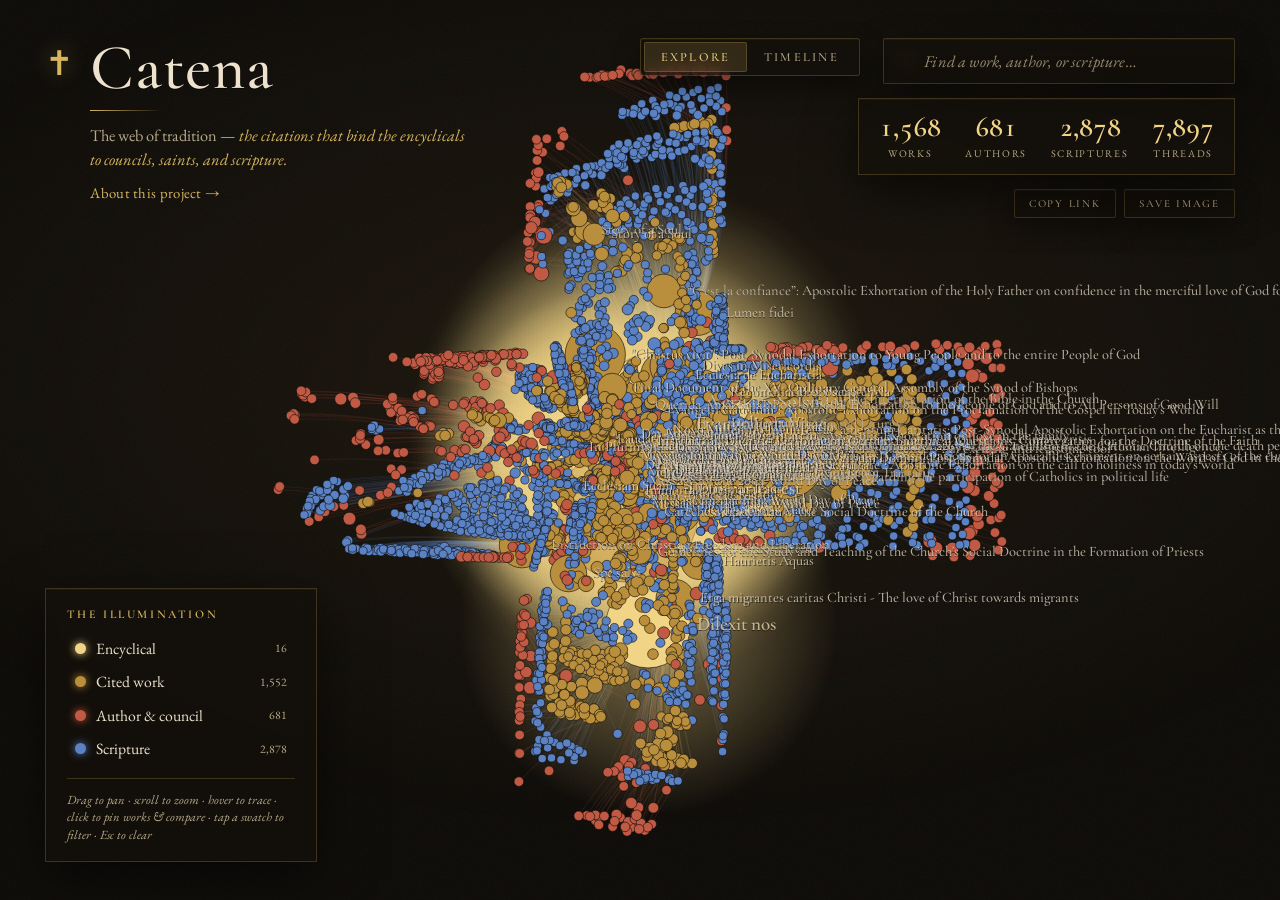
<file: site/index.html>
<!DOCTYPE html>
<html lang="en">
<head>
  <meta charset="UTF-8" />
  <meta name="viewport" content="width=device-width, initial-scale=1.0" />
  <title>Catena — The Web of Tradition</title>
  <meta name="description" content="A visualization of the connected net of citations within the papal encyclicals — the councils, saints, and scripture they draw upon." />

  <!-- social cards — og:image must be an absolute URL; point it at the
       production domain once the Cloudflare deploy lands -->
  <meta property="og:title" content="Catena — The Web of Tradition" />
  <meta property="og:description" content="An interactive constellation of the citations that bind the papal encyclicals to councils, saints, and scripture." />
  <meta property="og:type" content="website" />
  <meta property="og:image" content="https://raw.githubusercontent.com/jkeuhlen/catena/master/docs/preview.png" />
  <meta name="twitter:card" content="summary_large_image" />
  <meta name="twitter:title" content="Catena — The Web of Tradition" />
  <meta name="twitter:description" content="An interactive constellation of the citations that bind the papal encyclicals to councils, saints, and scripture." />
  <meta name="twitter:image" content="https://raw.githubusercontent.com/jkeuhlen/catena/master/docs/preview.png" />

  <link rel="preconnect" href="https://fonts.googleapis.com" />
  <link rel="preconnect" href="https://fonts.gstatic.com" crossorigin />
  <link href="https://fonts.googleapis.com/css2?family=Cormorant+Garamond:ital,wght@0,400;0,500;0,600;1,400;1,500&family=EB+Garamond:ital,wght@0,400;0,500;1,400&display=swap" rel="stylesheet" />
  <link rel="stylesheet" href="styles.css" />
</head>
<body>
  <!-- atmospheric layers -->
  <div class="vignette" aria-hidden="true"></div>
  <div class="grain" aria-hidden="true"></div>

  <canvas id="graph"></canvas>

  <!-- masthead -->
  <header class="masthead">
    <div class="mark" aria-hidden="true">✝</div>
    <div class="titles">
      <h1>Catena</h1>
      <p class="tagline">The web of tradition — <em>the citations that bind the encyclicals to councils, saints, and scripture.</em></p>
      <a class="masthead__about" href="about.html">About this project →</a>
    </div>
  </header>

  <!-- top-right rail: search + corpus stats -->
  <div class="rail">
    <div class="search" role="search">
      <svg class="search__icon" viewBox="0 0 24 24" aria-hidden="true">
        <circle cx="10.5" cy="10.5" r="6.5" fill="none" stroke="currentColor" stroke-width="1.6"/>
        <line x1="15.5" y1="15.5" x2="21" y2="21" stroke="currentColor" stroke-width="1.6" stroke-linecap="round"/>
      </svg>
      <input id="search-input" type="text" autocomplete="off" spellcheck="false"
             placeholder="Find a work, author, or scripture…" aria-label="Search the corpus"
             role="combobox" aria-expanded="false" aria-controls="search-results" />
      <button class="search__clear" id="search-clear" aria-label="Clear search" hidden>×</button>
      <ul class="search__results" id="search-results" role="listbox" hidden></ul>
    </div>
    <aside class="stats" id="stats" aria-label="Corpus statistics"></aside>
    <div class="share" aria-label="Share this view">
      <button class="share__btn" id="share-link" title="Copy a link that restores this exact view, selection, and zoom">Copy link</button>
      <button class="share__btn" id="share-image" title="Download this view as an image">Save image</button>
    </div>
  </div>

  <!-- view switcher (top-center) -->
  <nav class="viewswitch" aria-label="View">
    <button class="viewswitch__btn" data-view="explore" aria-pressed="true" title="Free constellation (1)">Explore</button>
    <button class="viewswitch__btn" data-view="timeline" aria-pressed="false" title="Chronological axis (2)">Timeline</button>
  </nav>

  <!-- selection bar (multi-select chips + connection summary) -->
  <div class="selection" id="selection" aria-label="Selected nodes" hidden></div>

  <!-- legend -->
  <aside class="legend" aria-label="Legend and filters">
    <h2>The Illumination</h2>
    <ul class="legend__list">
      <li><button class="legend__item" data-cat="source" aria-pressed="false" title="Show only the encyclicals in the corpus">
        <span class="swatch swatch--source"></span>
        <span class="legend__label">Encyclical</span>
        <span class="legend__count"></span></button></li>
      <li><button class="legend__item" data-cat="document" aria-pressed="false" title="Show only cited works">
        <span class="swatch swatch--document"></span>
        <span class="legend__label">Cited work</span>
        <span class="legend__count"></span></button></li>
      <li><button class="legend__item" data-cat="author" aria-pressed="false" title="Show only authors &amp; councils">
        <span class="swatch swatch--author"></span>
        <span class="legend__label">Author &amp; council</span>
        <span class="legend__count"></span></button></li>
      <li><button class="legend__item" data-cat="scripture" aria-pressed="false" title="Show only scripture">
        <span class="swatch swatch--scripture"></span>
        <span class="legend__label">Scripture</span>
        <span class="legend__count"></span></button></li>
    </ul>
    <p class="hint">Drag to pan · scroll to zoom · hover to trace · click to pin works &amp; compare · tap a swatch to filter · Esc to clear</p>
  </aside>

  <!-- detail panel -->
  <section class="detail" id="detail" aria-live="polite" hidden>
    <button class="detail__close" id="detail-close" aria-label="Close">×</button>
    <div class="detail__kind" id="detail-kind"></div>
    <h3 class="detail__title" id="detail-title"></h3>
    <p class="detail__subtitle" id="detail-subtitle" hidden></p>
    <dl class="detail__meta" id="detail-meta"></dl>
    <div class="detail__connections" id="detail-connections" role="group" aria-label="Connections — click to highlight"></div>
    <div class="detail__links" id="detail-links">
      <a class="detail__link" id="detail-link" target="_blank" rel="noopener" hidden>Read at the Vatican ↗</a>
    </div>
  </section>

  <div class="loading" id="loading"><span>Illuminating the manuscript…</span></div>

  <script src="app.js" type="module"></script>
</body>
</html>
</file>
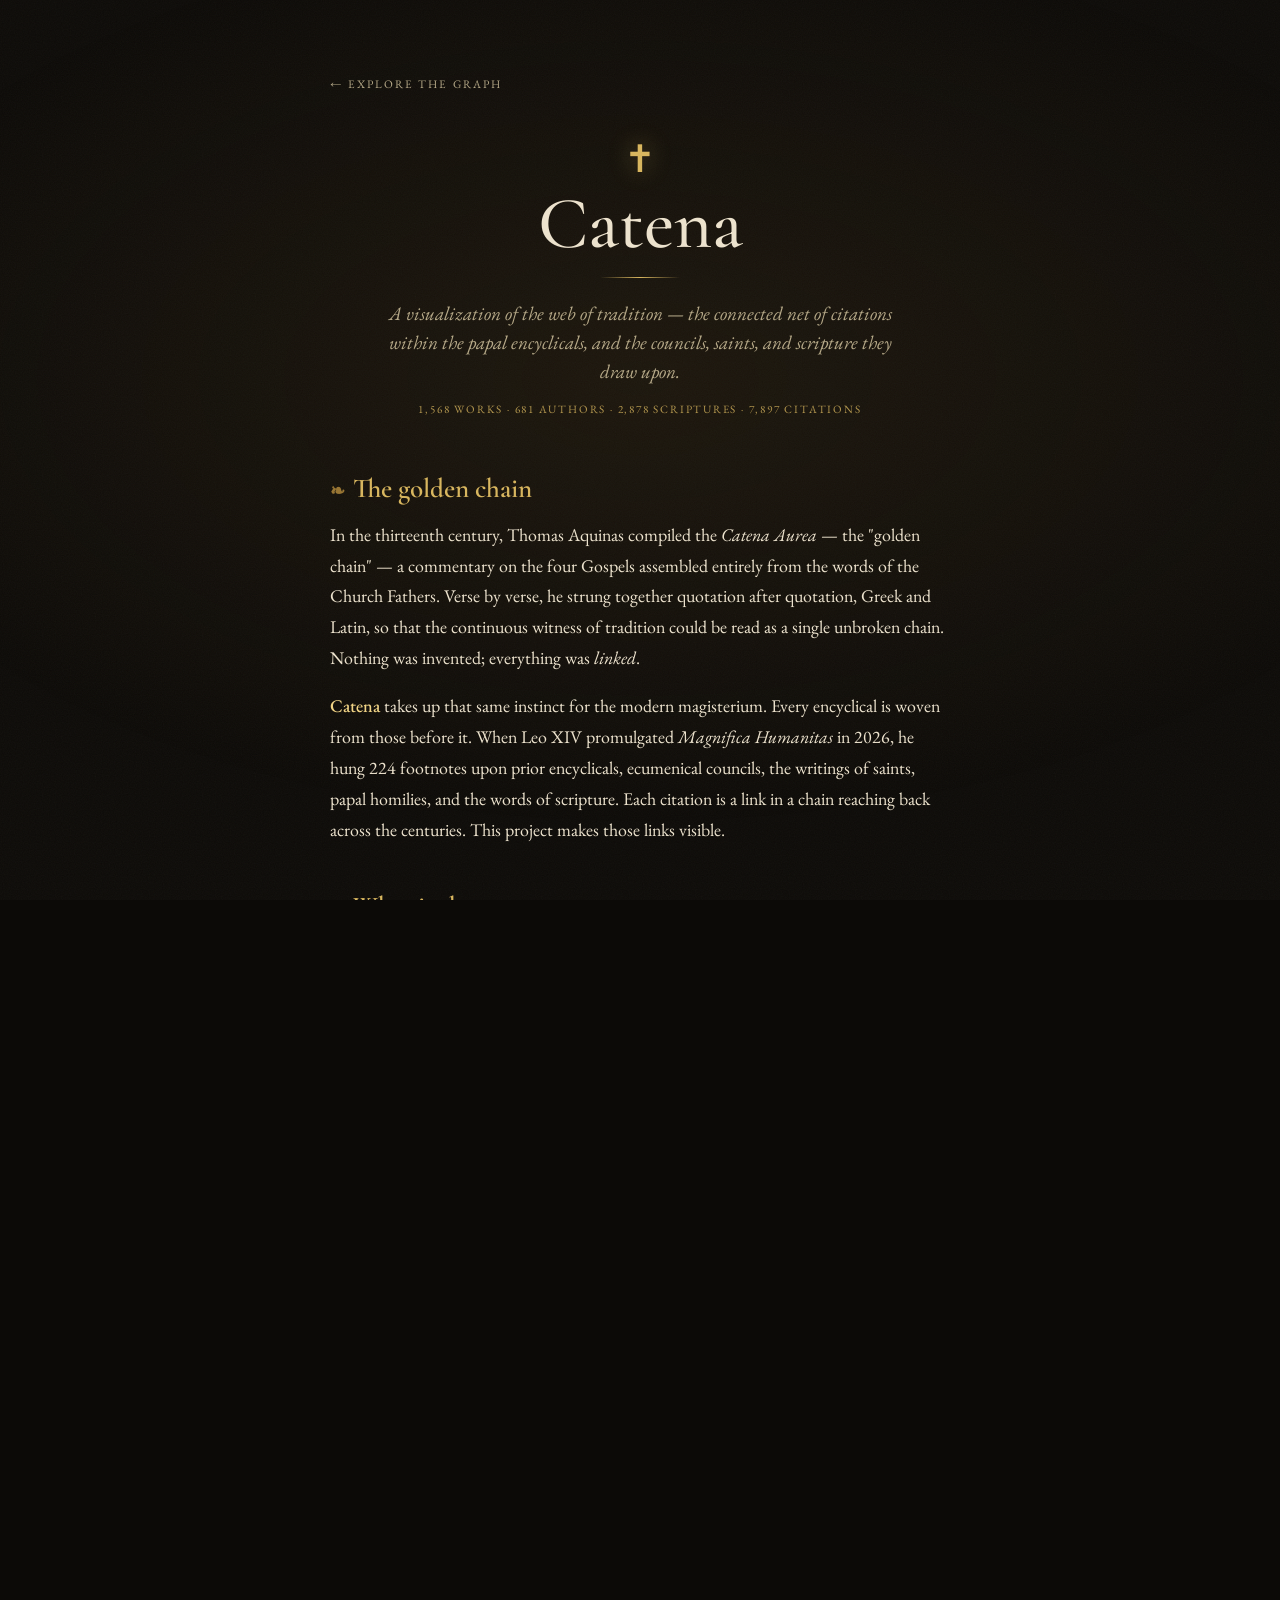
<file: site/about.html>
<!DOCTYPE html>
<html lang="en">
<head>
  <meta charset="UTF-8" />
  <meta name="viewport" content="width=device-width, initial-scale=1.0" />
  <title>About — Catena</title>
  <meta name="description" content="Catena visualizes the chain of citations binding the papal encyclicals to the councils, saints, and scripture they draw upon — a modern Catena Aurea for the magisterium." />

  <link rel="preconnect" href="https://fonts.googleapis.com" />
  <link rel="preconnect" href="https://fonts.gstatic.com" crossorigin />
  <link href="https://fonts.googleapis.com/css2?family=Cormorant+Garamond:ital,wght@0,400;0,500;0,600;1,400;1,500&family=EB+Garamond:ital,wght@0,400;0,500;1,400&display=swap" rel="stylesheet" />
  <link rel="stylesheet" href="styles.css" />
</head>
<body class="reading">
  <div class="vignette" aria-hidden="true"></div>
  <div class="grain" aria-hidden="true"></div>

  <main class="page">
    <a class="page__back" href="index.html">← Explore the graph</a>

    <header class="page__head">
      <div class="mark" aria-hidden="true">✝</div>
      <h1>Catena</h1>
      <p class="page__lede">A visualization of the web of tradition — the connected net of
      citations within the papal encyclicals, and the councils, saints, and scripture
      they draw upon.</p>
      <p class="page__counts" id="corpus-counts"></p>
    </header>

    <section class="prose">
      <h2>The golden chain</h2>
      <p>
        In the thirteenth century, Thomas Aquinas compiled the <em>Catena Aurea</em> — the
        "golden chain" — a commentary on the four Gospels assembled entirely from the words
        of the Church Fathers. Verse by verse, he strung together quotation after quotation,
        Greek and Latin, so that the continuous witness of tradition could be read as a single
        unbroken chain. Nothing was invented; everything was <em>linked</em>.
      </p>
      <p>
        <strong>Catena</strong> takes up that same instinct for the modern magisterium. Every
        encyclical is woven from those before it. When Leo XIV promulgated <em>Magnifica
        Humanitas</em> in 2026, he hung 224 footnotes upon prior encyclicals, ecumenical
        councils, the writings of saints, papal homilies, and the words of scripture. Each
        citation is a link in a chain reaching back across the centuries. This project makes
        those links visible.
      </p>

      <h2>What it shows</h2>
      <p>
        The goal is to catalog and render the interconnectedness of the Catholic intellectual
        tradition — to let you <em>see</em> the conversation a document is having with its
        forebears. Catena reads each source text, extracts every reference, resolves them to
        the works and authors they name, and draws the result as a single living constellation:
        documents and the citations that bind them, the people and councils who wrote them, and
        the scripture they return to again and again.
      </p>

      <h2>How to read the constellation</h2>
      <p>Each point of light is one of three things:</p>
      <ul class="prose__legend">
        <li><span class="swatch swatch--document"></span>
          <span><strong>Works</strong> — encyclicals, council documents, exhortations, and the
          writings of the saints. The largest, brightest one is the encyclical in view; a work's
          size grows with how often it is cited.</span></li>
        <li><span class="swatch swatch--author"></span>
          <span><strong>Authors &amp; councils</strong> — the popes, saints, ecumenical councils,
          and dicasteries who stand behind those works.</span></li>
        <li><span class="swatch swatch--scripture"></span>
          <span><strong>Scripture</strong> — the biblical passages the tradition cites, the
          oldest links in the chain.</span></li>
      </ul>
      <p>
        A thread between two points is a citation. Where the <em>Catena Aurea</em> presents its
        chain as a column of linked quotations, Catena presents it as a graph: hover any node to
        trace its connections, and <strong>click to pin</strong> a node. Pin two or more and the
        graph reveals the works that <em>bridge</em> them — for instance, selecting an encyclical
        and a Church Father surfaces precisely the writings of that Father the encyclical leans
        on. The detail panel always describes whatever you last clicked, and the search box (or
        the <kbd>/</kbd> key) will find and fly to any work, author, or passage.
      </p>

      <h2>Sources &amp; method</h2>
      <p>
        Primary texts are drawn from <a href="https://www.vatican.va/" target="_blank" rel="noopener">vatican.va</a>,
        with <a href="https://www.papalencyclicals.net/" target="_blank" rel="noopener">papalencyclicals.net</a>
        as an archival fallback for older documents. A small pipeline fetches each text (politely,
        and cached), parses its footnotes into structured citations, and collapses every language
        edition and surface spelling of a work onto a single identity, so the same document is one
        link in the chain no matter how it is named. Catena is a reverent index, not a substitute:
        every node links back to the original text.
      </p>

      <h2>What comes next</h2>
      <p>
        Today the graph centers on a single encyclical and the works it cites. The chain grows in
        every direction: parsing the works <em>those</em> documents cite in turn, until the
        constellation spans the whole multi-generational tradition; an adapter for the older texts;
        and tools to trace a single idea's lineage across the centuries.
      </p>

      <p class="prose__close"><a href="index.html">← Return to the graph</a></p>
    </section>
  </main>

  <script>
    // mirror live corpus counts into the lede if the graph data is present
    fetch("data/graph.json").then((r) => r.json()).then((g) => {
      const m = g.meta || {};
      const el = document.getElementById("corpus-counts");
      if (el && m.documents) {
        el.textContent = `${m.documents.toLocaleString()} works · ${m.authors.toLocaleString()} authors · ${m.scripture.toLocaleString()} scriptures · ${m.edges.toLocaleString()} citations`;
      }
    }).catch(() => {});
  </script>
</body>
</html>
</file>
<file: site/styles.css>
/* ============================================================
   Catena — illuminated manuscript meets data observatory
   ============================================================ */

:root {
  /* aged-ink ground */
  --ink:        #0c0a07;
  --ink-2:      #14110b;
  --ink-panel:  rgba(20, 16, 10, 0.72);

  /* manuscript pigments */
  --gold:       #d8b65f;   /* leaf / illumination       */
  --gold-bright:#f1d486;   /* source encyclicals         */
  --ochre:      #b98f3e;   /* cited works                */
  --oxblood:    #c05a44;   /* authors, councils          */
  --lapis:      #5a82c4;   /* scripture                  */

  /* parchment inks */
  --parchment:  #ece2cd;
  --parchment-dim: #b6a988;
  --rule:       rgba(216, 182, 95, 0.22);

  --serif-display: "Cormorant Garamond", Georgia, serif;
  --serif-body:    "EB Garamond", Georgia, serif;
}

* { box-sizing: border-box; }

html, body {
  margin: 0;
  height: 100%;
  background: var(--ink);
  color: var(--parchment);
  font-family: var(--serif-body);
  overflow: hidden;
  -webkit-font-smoothing: antialiased;
}

/* ---- atmosphere -------------------------------------------------- */
.vignette {
  position: fixed; inset: 0; z-index: 0; pointer-events: none;
  background:
    radial-gradient(120% 90% at 50% 42%, rgba(58, 44, 22, 0.35) 0%, rgba(12, 10, 7, 0) 55%),
    radial-gradient(140% 120% at 50% 50%, rgba(12, 10, 7, 0) 58%, rgba(5, 4, 2, 0.85) 100%);
}
.grain {
  position: fixed; inset: 0; z-index: 1; pointer-events: none;
  opacity: 0.045; mix-blend-mode: screen;
  background-image: url("data:image/svg+xml,%3Csvg xmlns='http://www.w3.org/2000/svg' width='160' height='160'%3E%3Cfilter id='n'%3E%3CfeTurbulence type='fractalNoise' baseFrequency='0.85' numOctaves='2' stitchTiles='stitch'/%3E%3C/filter%3E%3Crect width='100%25' height='100%25' filter='url(%23n)'/%3E%3C/svg%3E");
}

/* ---- canvas ------------------------------------------------------ */
#graph {
  position: fixed; inset: 0; z-index: 2;
  display: block; width: 100vw; height: 100vh;
  cursor: grab;
  touch-action: none;  /* we handle pan/pinch ourselves; suppress native gestures */
}
#graph.dragging { cursor: grabbing; }
#graph.pointing { cursor: pointer; }

/* ---- masthead ---------------------------------------------------- */
.masthead {
  position: fixed; z-index: 5; top: 2.4rem; left: 2.8rem;
  display: flex; gap: 1.1rem; align-items: flex-start;
  max-width: 30rem; pointer-events: none;
  animation: rise 1.4s cubic-bezier(.2,.7,.2,1) both;
}
.mark {
  font-size: 2.1rem; line-height: 1; color: var(--gold);
  text-shadow: 0 0 22px rgba(216, 182, 95, 0.45);
  margin-top: 0.55rem;
}
.titles h1 {
  margin: 0; font-family: var(--serif-display); font-weight: 500;
  font-size: clamp(2.6rem, 5vw, 4rem); letter-spacing: 0.01em; line-height: 0.95;
  color: var(--parchment);
  text-shadow: 0 1px 0 rgba(0,0,0,0.6);
}
.titles h1::after {
  content: ""; display: block; width: 4.5rem; height: 1px; margin: 0.7rem 0 0;
  background: linear-gradient(90deg, var(--gold), transparent);
}
.tagline {
  margin: 0.8rem 0 0; max-width: 24rem;
  font-size: 1.02rem; line-height: 1.45; color: var(--parchment-dim);
}
.tagline em { color: var(--gold); font-style: italic; }
.masthead__about {
  display: inline-block; margin-top: 0.7rem; pointer-events: auto;
  font-size: 0.92rem; letter-spacing: 0.02em; color: var(--gold);
  text-decoration: none; border-bottom: 1px solid transparent; transition: border-color 0.2s;
}
.masthead__about:hover { border-bottom-color: var(--gold); }

/* ============================================================
   Reading pages (About) — a centered manuscript column
   ============================================================ */
body.reading { overflow: auto; }
.page {
  position: relative; z-index: 2;
  max-width: 42rem; margin: 0 auto; padding: 4.5rem 1.6rem 6rem;
}
.page__back {
  display: inline-block; margin-bottom: 3rem;
  font-size: 0.72rem; letter-spacing: 0.18em; text-transform: uppercase;
  color: var(--parchment-dim); text-decoration: none; transition: color 0.2s;
}
.page__back:hover { color: var(--gold); }
.page__head { text-align: center; margin-bottom: 3.5rem; }
.page__head .mark {
  font-size: 2.4rem; color: var(--gold); margin: 0 0 0.6rem;
  text-shadow: 0 0 24px rgba(216, 182, 95, 0.45);
}
.page__head h1 {
  margin: 0; font-family: var(--serif-display); font-weight: 500;
  font-size: clamp(3rem, 7vw, 4.6rem); line-height: 1; color: var(--parchment);
}
.page__head h1::after {
  content: ""; display: block; width: 5rem; height: 1px; margin: 1rem auto 0;
  background: linear-gradient(90deg, transparent, var(--gold), transparent);
}
.page__lede {
  margin: 1.4rem auto 0; max-width: 32rem;
  font-size: 1.2rem; line-height: 1.5; font-style: italic; color: var(--parchment-dim);
}
.page__counts {
  margin: 1rem 0 0; font-size: 0.7rem; letter-spacing: 0.16em; text-transform: uppercase;
  color: var(--gold); opacity: 0.8;
}

.prose h2 {
  margin: 2.8rem 0 0.9rem; font-family: var(--serif-display); font-weight: 600;
  font-size: 1.7rem; color: var(--gold);
}
.prose h2::before {
  content: "❧"; margin-right: 0.5rem; color: var(--ochre); font-size: 1.1rem; opacity: 0.8;
}
.prose p {
  margin: 0 0 1.1rem; font-size: 1.12rem; line-height: 1.72; color: var(--parchment);
}
.prose strong { color: var(--gold-bright); font-weight: 500; }
.prose em { color: var(--parchment); font-style: italic; }
.prose a { color: var(--gold); text-decoration: none; border-bottom: 1px solid var(--rule); }
.prose a:hover { border-bottom-color: var(--gold); }
.prose kbd {
  font-family: var(--serif-body); font-size: 0.9em; padding: 0.05em 0.4em;
  border: 1px solid var(--rule); border-radius: 3px; color: var(--gold);
}
.prose__legend { list-style: none; margin: 0 0 1.4rem; padding: 0; }
.prose__legend li {
  display: flex; gap: 0.8rem; align-items: flex-start; margin: 0.7rem 0;
  font-size: 1.08rem; line-height: 1.6; color: var(--parchment);
}
.prose__legend .swatch { margin-top: 0.5rem; }
.prose__close {
  margin-top: 3rem !important; padding-top: 1.6rem; border-top: 1px solid var(--rule);
  text-align: center; font-size: 1.05rem;
}

/* ---- shared panel chrome ---------------------------------------- */
.stats, .legend, .detail, .selection {
  position: fixed; z-index: 5;
  background: var(--ink-panel);
  border: 1px solid var(--rule);
  backdrop-filter: blur(7px);
  box-shadow: 0 18px 50px rgba(0,0,0,0.55), inset 0 1px 0 rgba(255,240,200,0.04);
}

/* ---- top-right rail (search + stats) ---------------------------- */
.rail {
  position: fixed; z-index: 6; top: 2.4rem; right: 2.8rem;
  display: flex; flex-direction: column; align-items: flex-end;
  gap: 0.9rem;
  animation: rise 1.4s 0.15s cubic-bezier(.2,.7,.2,1) both;
}

/* ---- search ------------------------------------------------------ */
.search { position: relative; width: 22rem; max-width: 86vw; }
.search__icon {
  position: absolute; left: 0.9rem; top: 50%; transform: translateY(-50%);
  width: 1.05rem; height: 1.05rem; color: var(--gold); opacity: 0.7;
  pointer-events: none;
}
#search-input {
  width: 100%; padding: 0.7rem 2.2rem 0.7rem 2.5rem;
  background: var(--ink-panel); color: var(--parchment);
  border: 1px solid var(--rule); border-radius: 2px;
  backdrop-filter: blur(7px);
  box-shadow: 0 12px 34px rgba(0,0,0,0.45), inset 0 1px 0 rgba(255,240,200,0.04);
  font-family: var(--serif-body); font-size: 1.02rem; letter-spacing: 0.01em;
  transition: border-color 0.25s, box-shadow 0.25s;
}
#search-input::placeholder { color: var(--parchment-dim); font-style: italic; opacity: 0.8; }
#search-input:focus {
  outline: none; border-color: rgba(216,182,95,0.6);
  box-shadow: 0 12px 34px rgba(0,0,0,0.5), 0 0 0 1px rgba(216,182,95,0.25),
              inset 0 1px 0 rgba(255,240,200,0.06);
}
.search__clear {
  position: absolute; right: 0.55rem; top: 50%; transform: translateY(-50%);
  background: none; border: none; color: var(--parchment-dim);
  font-size: 1.25rem; line-height: 1; cursor: pointer; padding: 0.2rem; transition: color 0.2s;
}
.search__clear:hover { color: var(--gold); }

.search__results {
  position: absolute; top: calc(100% + 0.45rem); left: 0; right: 0; z-index: 7;
  list-style: none; margin: 0; padding: 0.35rem;
  max-height: 21rem; overflow-y: auto;
  background: rgba(16, 13, 8, 0.94); backdrop-filter: blur(10px);
  border: 1px solid var(--rule); border-radius: 2px;
  box-shadow: 0 20px 50px rgba(0,0,0,0.6);
}
.search__results li {
  display: flex; align-items: center; gap: 0.6rem;
  padding: 0.5rem 0.6rem; border-radius: 2px; cursor: pointer;
}
.search__results li[aria-selected="true"],
.search__results li:hover { background: rgba(216,182,95,0.12); }
.search__results .dot { width: 0.6rem; height: 0.6rem; border-radius: 50%; flex: none; box-shadow: 0 0 7px currentColor; }
.search__results .name { flex: 1; color: var(--parchment); font-size: 1rem; line-height: 1.2; }
.search__results .name b { color: var(--gold-bright); font-weight: 500; }
.search__results .tag {
  font-size: 0.6rem; letter-spacing: 0.16em; text-transform: uppercase;
  color: var(--parchment-dim); white-space: nowrap;
}
.search__empty { padding: 0.7rem 0.6rem; color: var(--parchment-dim); font-style: italic; font-size: 0.95rem; }

/* ---- share buttons (copy link / save image) --------------------- */
.share { display: flex; gap: 0.5rem; }
.share__btn {
  padding: 0.42rem 0.9rem; cursor: pointer;
  background: var(--ink-panel); color: var(--parchment-dim);
  border: 1px solid var(--rule); border-radius: 2px;
  backdrop-filter: blur(7px);
  box-shadow: 0 10px 26px rgba(0,0,0,0.4), inset 0 1px 0 rgba(255,240,200,0.04);
  font-family: var(--serif-display); font-weight: 500;
  font-size: 0.68rem; letter-spacing: 0.16em; text-transform: uppercase;
  transition: color 0.2s, border-color 0.2s, background 0.2s;
}
.share__btn:hover { color: var(--gold); border-color: rgba(216,182,95,0.5); }
.share__btn.done { color: var(--gold-bright); border-color: rgba(216,182,95,0.6); }

/* ---- corpus stats ----------------------------------------------- */
/* content-sized & right-aligned so it grows leftward (and wraps) as the
   numbers climb, rather than overflowing a fixed box. */
.stats {
  position: static; padding: 0.85rem 1.25rem;
  display: flex; flex-wrap: wrap; justify-content: flex-end;
  gap: 0.55rem 1.5rem; max-width: min(40rem, 86vw);
}
.stats .stat { text-align: center; min-width: 3.25rem; }
.stats .num {
  display: block; font-family: var(--serif-display); font-weight: 600;
  font-size: 1.8rem; color: var(--gold-bright); line-height: 1;
  font-variant-numeric: tabular-nums;
}
.stats .lbl {
  display: block; margin-top: 0.35rem; white-space: nowrap;
  font-size: 0.64rem; letter-spacing: 0.16em; text-transform: uppercase;
  color: var(--parchment-dim);
}

/* ---- legend ------------------------------------------------------ */
.legend {
  left: 2.8rem; bottom: 2.4rem; padding: 1.1rem 1.3rem; max-width: 17rem;
  animation: rise 1.4s 0.3s cubic-bezier(.2,.7,.2,1) both;
}
.legend h2 {
  margin: 0 0 0.7rem; font-family: var(--serif-display); font-weight: 600;
  font-size: 0.74rem; letter-spacing: 0.22em; text-transform: uppercase;
  color: var(--gold);
}
.legend__list { list-style: none; margin: 0; padding: 0; }
.legend__item {
  display: flex; align-items: center; gap: 0.6rem; width: 100%;
  background: none; border: 1px solid transparent; border-radius: 4px;
  padding: 0.3rem 0.45rem; margin: 0.05rem 0;
  font-family: var(--serif-body); font-size: 0.98rem; color: var(--parchment);
  text-align: left; cursor: pointer; transition: background 0.2s, border-color 0.2s;
}
.legend__item:hover { background: rgba(216, 182, 95, 0.08); }
.legend__item[aria-pressed="true"] {
  background: rgba(216, 182, 95, 0.14); border-color: var(--rule);
}
.legend__label { flex: 1; }
.legend__count {
  font-size: 0.74rem; color: var(--parchment-dim); font-variant-numeric: tabular-nums;
}
.legend__item:hover .legend__count,
.legend__item[aria-pressed="true"] .legend__count { color: var(--gold); }
.swatch {
  width: 0.7rem; height: 0.7rem; border-radius: 50%; flex: none;
  box-shadow: 0 0 8px currentColor;
}
.swatch--source    { background: var(--gold-bright); color: var(--gold-bright); }
.swatch--document  { background: var(--ochre);  color: var(--ochre); }
.swatch--author    { background: var(--oxblood); color: var(--oxblood); }
.swatch--scripture { background: var(--lapis);  color: var(--lapis); }
.legend .hint {
  margin: 0.85rem 0 0; padding-top: 0.7rem; border-top: 1px solid var(--rule);
  font-size: 0.78rem; font-style: italic; color: var(--parchment-dim); line-height: 1.4;
}

/* ---- view switcher (top-center, above the selection bar) -------- */
.viewswitch {
  position: fixed; z-index: 6;
  top: 2.4rem; left: 50%; transform: translateX(-50%);
  display: inline-flex; padding: 0.18rem;
  background: var(--ink-panel); border: 1px solid var(--rule); border-radius: 3px;
  backdrop-filter: blur(7px);
  box-shadow: 0 10px 26px rgba(0,0,0,0.45), inset 0 1px 0 rgba(255,240,200,0.04);
  animation: rise 1.4s 0.2s cubic-bezier(.2,.7,.2,1) both;
}
.viewswitch__btn {
  background: none; border: none; cursor: pointer;
  padding: 0.42rem 1.05rem;
  font-family: var(--serif-display); font-weight: 500;
  font-size: 0.78rem; letter-spacing: 0.18em; text-transform: uppercase;
  color: var(--parchment-dim); border-radius: 2px;
  transition: color 0.2s, background 0.2s;
}
.viewswitch__btn:hover:not(:disabled) { color: var(--gold); }
.viewswitch__btn[aria-pressed="true"] {
  background: rgba(216,182,95,0.16); color: var(--gold-bright);
  box-shadow: inset 0 0 0 1px var(--rule);
}
.viewswitch__btn:disabled { opacity: 0.4; cursor: default; }

/* ---- selection bar (top-center) --------------------------------- */
.selection {
  top: 5rem; left: 50%; transform: translateX(-50%);
  max-width: min(46rem, 60vw); padding: 0.65rem 0.8rem;
  display: flex; flex-direction: column; gap: 0.5rem;
  animation: rise 0.4s cubic-bezier(.2,.7,.2,1) both;
}
.selection[hidden] { display: none; }  /* class display would otherwise beat [hidden] */
.selection__chips {
  display: flex; flex-wrap: wrap; align-items: center; gap: 0.45rem;
}
.chip {
  display: inline-flex; align-items: center; gap: 0.4rem;
  padding: 0.32rem 0.55rem; max-width: 16rem;
  background: rgba(216,182,95,0.08); border: 1px solid var(--rule); border-radius: 999px;
  color: var(--parchment); font-family: var(--serif-body); font-size: 0.92rem;
  cursor: pointer; transition: background 0.2s, border-color 0.2s;
}
.chip:hover { background: rgba(192,90,68,0.18); border-color: rgba(192,90,68,0.5); }
.chip__dot { width: 0.55rem; height: 0.55rem; border-radius: 50%; flex: none; box-shadow: 0 0 6px currentColor; }
.chip__name { overflow: hidden; text-overflow: ellipsis; white-space: nowrap; }
.chip__x { color: var(--parchment-dim); font-size: 1.1rem; line-height: 1; margin-left: 0.1rem; }
.chip:hover .chip__x { color: var(--oxblood); }
.selection__clear {
  background: none; border: none; cursor: pointer; margin-left: 0.2rem;
  color: var(--parchment-dim); font-family: var(--serif-body);
  font-size: 0.74rem; letter-spacing: 0.16em; text-transform: uppercase; transition: color 0.2s;
}
.selection__clear:hover { color: var(--gold); }
.selection__summary {
  margin: 0; padding-top: 0.5rem; border-top: 1px solid var(--rule);
  font-size: 0.95rem; font-style: italic; color: var(--parchment-dim); line-height: 1.4;
}
.selection__summary strong { color: var(--gold); font-style: normal; }
.selection__summary--none { color: rgba(192,90,68,0.85); }

/* ---- detail panel ----------------------------------------------- */
.detail {
  right: 2.8rem; bottom: 2.4rem; width: 22rem; padding: 1.6rem 1.7rem;
  transform: translateY(12px); opacity: 0;
  transition: transform 0.5s cubic-bezier(.2,.8,.2,1), opacity 0.5s;
}
.detail:not([hidden]) { transform: translateY(0); opacity: 1; }
.detail__close {
  position: absolute; top: 0.5rem; right: 0.7rem;
  background: none; border: none; color: var(--parchment-dim);
  font-size: 1.5rem; line-height: 1; cursor: pointer; transition: color 0.2s;
}
.detail__close:hover { color: var(--gold); }
.detail__kind {
  font-size: 0.66rem; letter-spacing: 0.2em; text-transform: uppercase;
  color: var(--gold);
}
.detail__title {
  margin: 0.5rem 0 0; font-family: var(--serif-display); font-weight: 500;
  font-size: 1.7rem; line-height: 1.1; color: var(--parchment);
}
.detail__meta { margin: 1rem 0 0; display: grid; gap: 0.55rem; }
.detail__meta div { display: flex; justify-content: space-between; gap: 1rem; align-items: baseline; }
.detail__meta dt {
  font-size: 0.66rem; letter-spacing: 0.16em; text-transform: uppercase;
  color: var(--parchment-dim); white-space: nowrap;
}
.detail__meta dd { margin: 0; text-align: right; color: var(--parchment); font-size: 1rem; }
.detail__links {
  margin-top: 1.2rem; display: flex; flex-wrap: wrap; gap: 0.5rem;
}
.detail__links:empty { display: none; }
.detail__link {
  display: inline-block; padding: 0.5rem 0.9rem;
  font-size: 0.9rem; letter-spacing: 0.04em; color: var(--ink);
  background: linear-gradient(180deg, var(--gold-bright), var(--ochre));
  text-decoration: none; border-radius: 2px;
  box-shadow: 0 4px 14px rgba(216,182,95,0.25); transition: transform 0.2s, box-shadow 0.2s, background 0.2s, color 0.2s;
}
.detail__link:hover { transform: translateY(-1px); box-shadow: 0 7px 20px rgba(216,182,95,0.4); }
.detail__link[hidden] { display: none; }  /* class display would otherwise beat [hidden] */
/* Secondary button — same shape, quieter than the gold. Used for Wikipedia
   alongside the primary Vatican profile button on pontiff cards. */
.detail__link--ghost {
  background: transparent; color: var(--parchment);
  border: 1px solid var(--rule); box-shadow: none;
}
.detail__link--ghost:hover {
  background: rgba(216, 182, 95, 0.08); color: var(--gold);
  box-shadow: 0 4px 14px rgba(216,182,95,0.15);
}

/* Pontiff subtitle: small italic line under the regnal name. */
.detail__subtitle {
  margin: 0.35rem 0 0; font-family: var(--serif-body); font-style: italic;
  font-size: 0.92rem; color: var(--parchment-dim); letter-spacing: 0.01em;
}
.detail__subtitle[hidden] { display: none; }

/* Connection rows — selectable category breakdown, mirrors the legend. */
.detail__connections {
  margin: 1rem 0 0; padding-top: 0.85rem;
  border-top: 1px solid var(--rule);
  display: flex; flex-direction: column; gap: 0.1rem;
}
.detail__connections[hidden] { display: none; }
.detail__conn {
  display: flex; align-items: center; gap: 0.6rem; width: 100%;
  background: none; border: 1px solid transparent; border-radius: 4px;
  padding: 0.32rem 0.45rem;
  font-family: var(--serif-body); font-size: 0.98rem; color: var(--parchment);
  text-align: left; cursor: pointer; transition: background 0.2s, border-color 0.2s;
}
.detail__conn:hover { background: rgba(216, 182, 95, 0.08); }
.detail__conn[aria-pressed="true"] {
  background: rgba(216, 182, 95, 0.14); border-color: var(--rule);
}
.detail__conn-label { flex: 1; }
.detail__conn-count {
  font-size: 0.78rem; color: var(--parchment-dim); font-variant-numeric: tabular-nums;
  white-space: nowrap;
}
.detail__conn:hover .detail__conn-count,
.detail__conn[aria-pressed="true"] .detail__conn-count { color: var(--gold); }

/* ---- loading ----------------------------------------------------- */
.loading {
  position: fixed; inset: 0; z-index: 9; display: grid; place-items: center;
  background: var(--ink); transition: opacity 0.8s; color: var(--parchment-dim);
  font-style: italic; font-size: 1.1rem; letter-spacing: 0.05em;
}
.loading.gone { opacity: 0; pointer-events: none; }
.loading span::after { content: ""; animation: ellipsis 1.4s steps(4) infinite; }

@keyframes rise { from { opacity: 0; transform: translateY(-10px); } to { opacity: 1; transform: translateY(0); } }
@keyframes ellipsis { 0%{opacity:.3} 50%{opacity:1} 100%{opacity:.3} }

/* ---- responsive -------------------------------------------------- */
@media (max-width: 720px) {
  .masthead { top: 1.2rem; left: 1.2rem; max-width: 60vw; }
  .rail { right: 1.2rem; top: 1.2rem; gap: 0.6rem; }
  .search { width: min(17rem, 70vw); }
  .stats { padding: 0.7rem 0.9rem; gap: 0.5rem 1rem; max-width: 70vw; }
  .stats .num { font-size: 1.4rem; }
  .share__btn { padding: 0.34rem 0.65rem; font-size: 0.62rem; letter-spacing: 0.12em; }
  .legend { left: 1.2rem; bottom: 1.2rem; padding: 0.8rem 1rem; }
  .detail { right: 1.2rem; left: 1.2rem; bottom: 1.2rem; width: auto; }
  .selection { top: auto; bottom: 11rem; max-width: 92vw; }
  .viewswitch { top: 1rem; }
  .viewswitch__btn { padding: 0.32rem 0.7rem; font-size: 0.7rem; letter-spacing: 0.12em; }
}
@media (prefers-reduced-motion: reduce) {
  .masthead, .stats, .legend { animation: none; }
}
</file>
